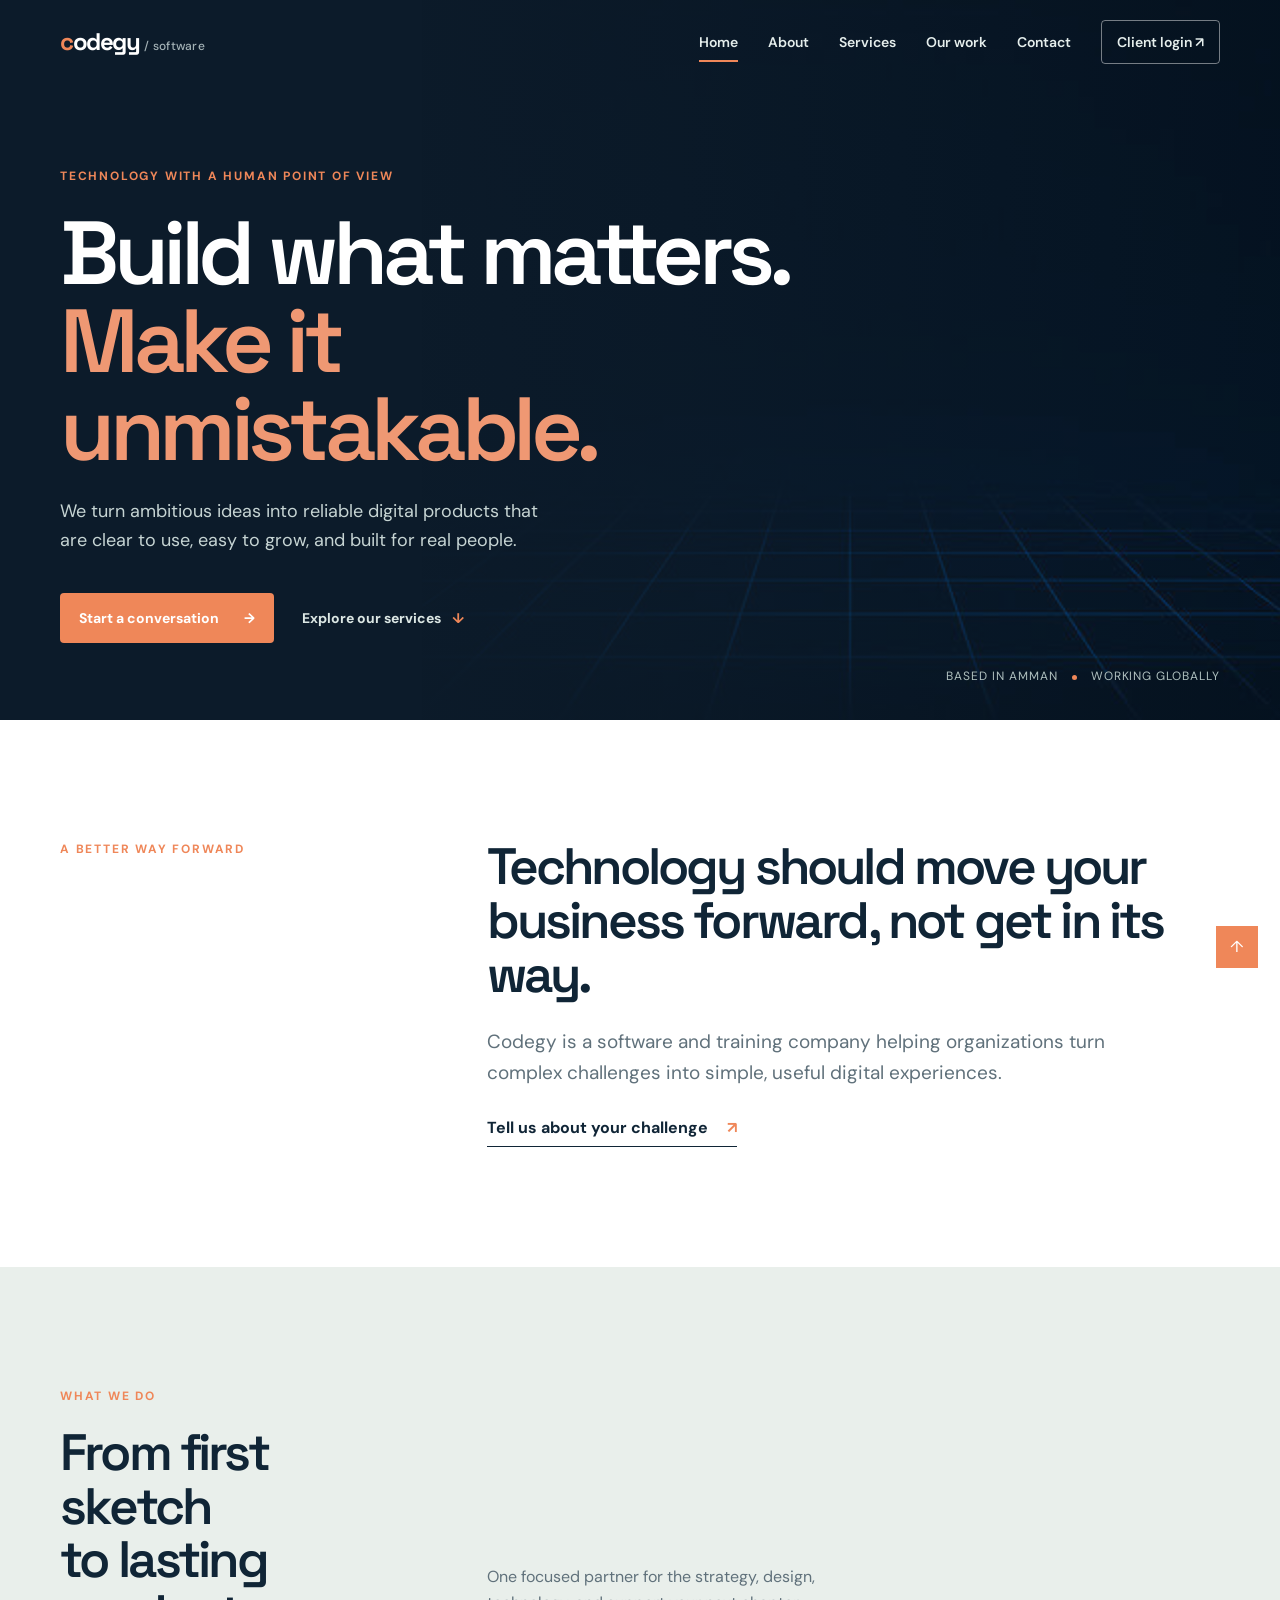
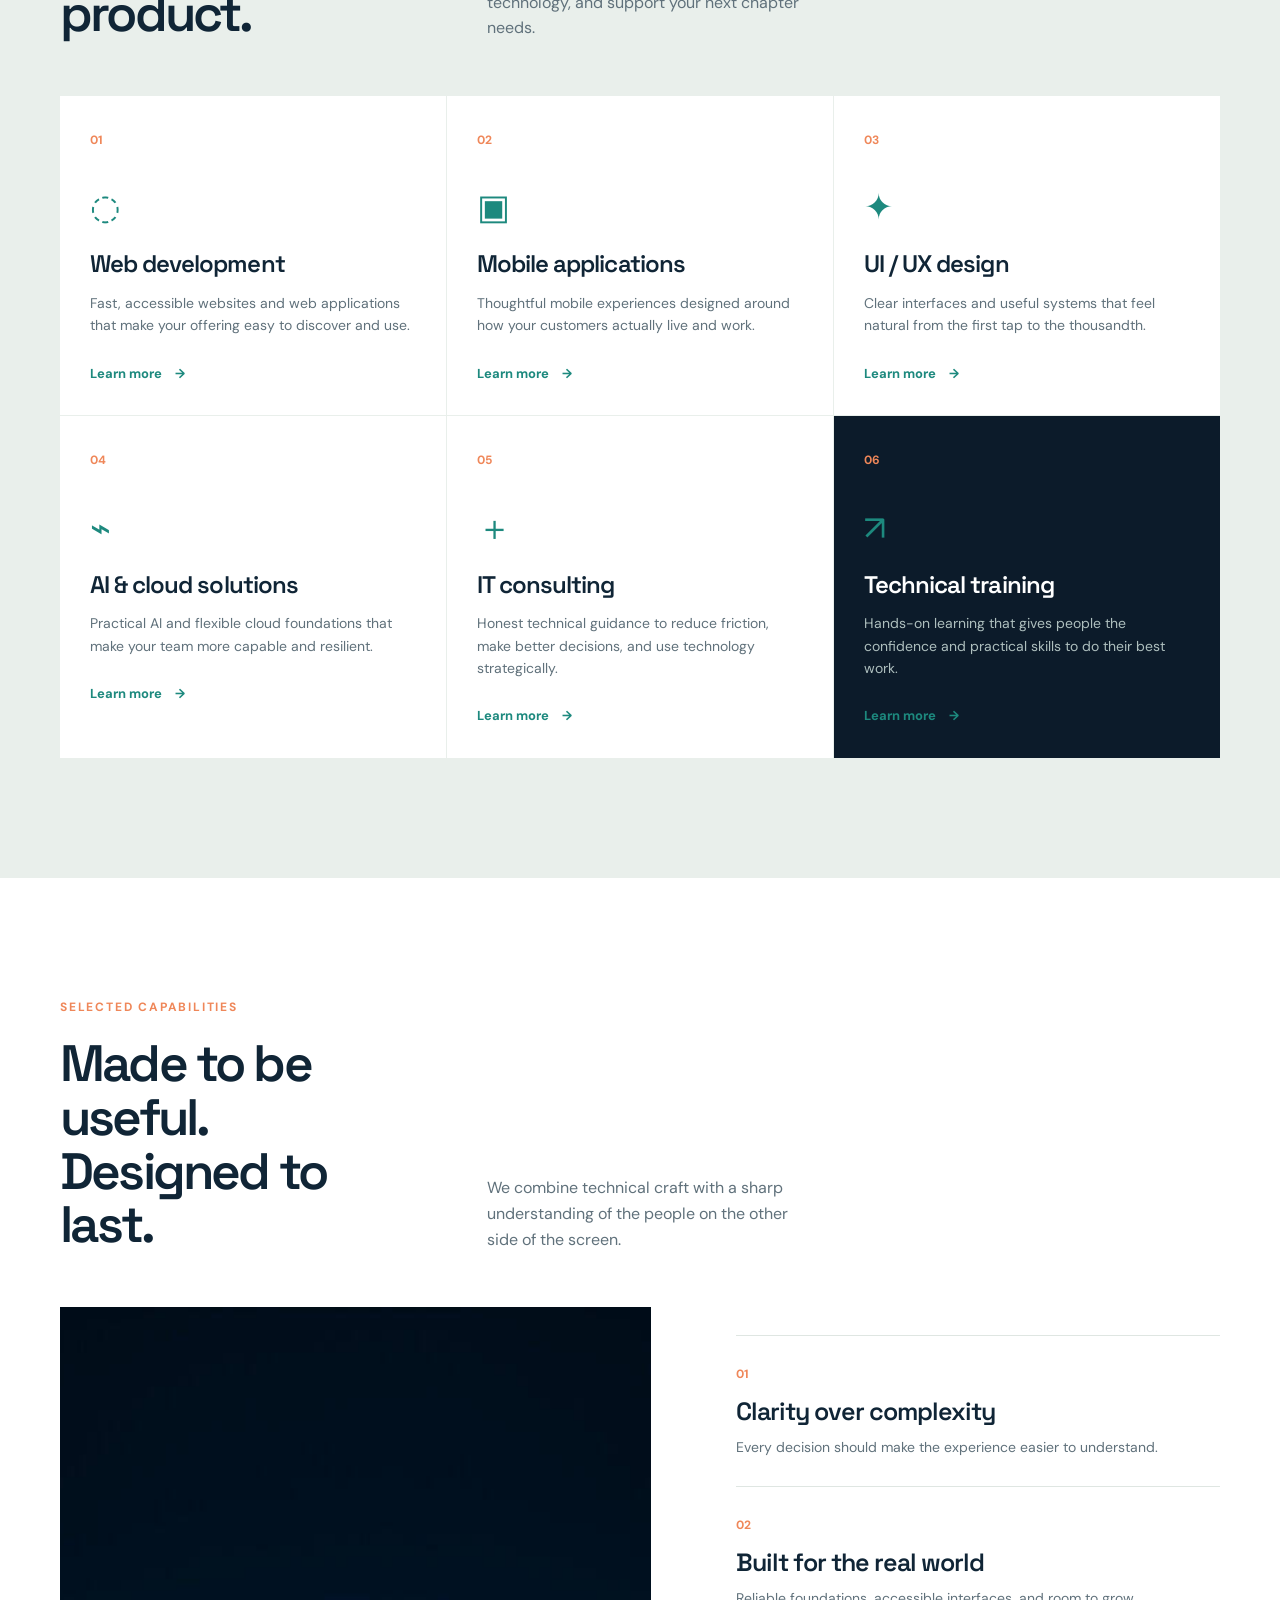
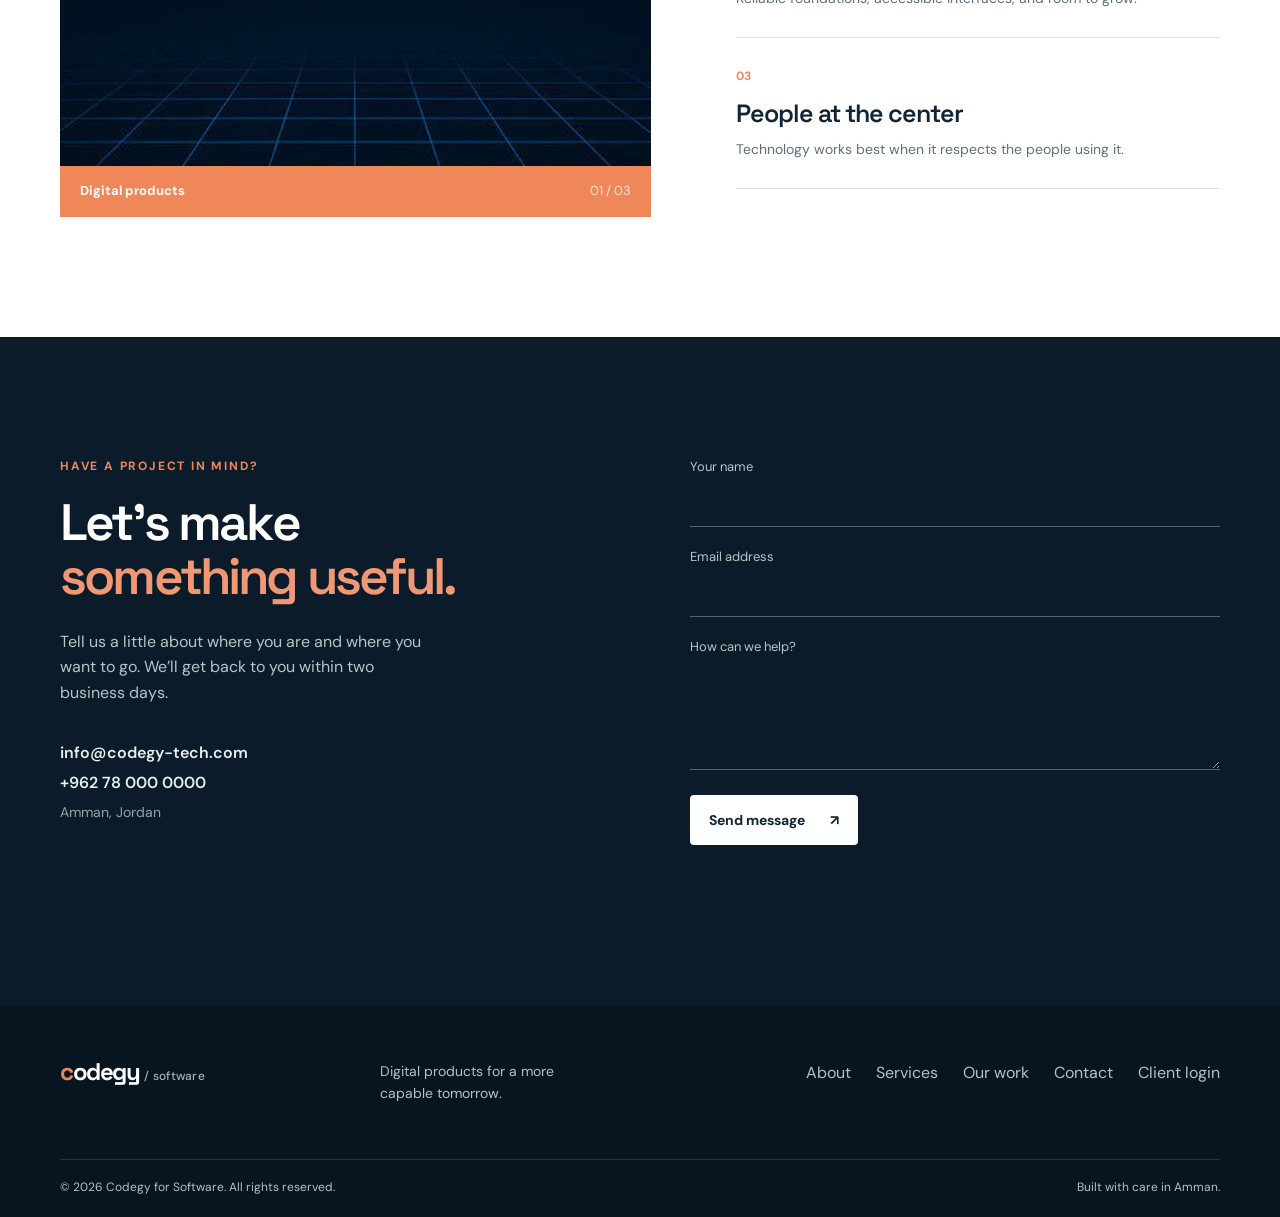
<file: wwwroot/html/index.html>
﻿<!DOCTYPE html>
<html lang="en">
<head>
    <meta charset="utf-8">
    <meta name="viewport" content="width=device-width, initial-scale=1">
    <title>Codegy | Smart digital solutions for growing teams</title>
    <meta name="description" content="Codegy builds thoughtful websites, mobile apps, cloud solutions and AI-powered products for ambitious teams.">
    <link rel="canonical" href="https://codegy-tech.com/html/index.html">
    <meta property="og:type" content="website"><meta property="og:title" content="Codegy | Smart digital solutions"><meta property="og:description" content="Technology and training that help ambitious teams move forward."><meta property="og:image" content="https://codegy-tech.com/images/hero2.jpg">
    <meta name="theme-color" content="#0c1b2a">
    <link rel="icon" href="../favicon.ico">
    <link rel="preconnect" href="https://fonts.googleapis.com"><link rel="preconnect" href="https://fonts.gstatic.com" crossorigin>
    <link href="https://fonts.googleapis.com/css2?family=DM+Sans:wght@400;500;600;700&family=Space+Grotesk:wght@500;600;700&display=swap" rel="stylesheet">
    <link rel="stylesheet" href="../css/index.css">
    <script type="application/ld+json">{"@context":"https://schema.org","@type":"Organization","name":"Codegy for Software","url":"https://codegy-tech.com","email":"info@codegy-tech.com","telephone":"+962 78 000 0000","address":{"@type":"PostalAddress","addressLocality":"Amman","addressCountry":"JO"}}</script>
</head>
<body>
    <a class="skip-link" href="#main-content">Skip to content</a>
    <header class="site-header" data-header><nav class="nav container" aria-label="Main navigation"><a class="brand" href="#top" aria-label="Codegy home"><span>c</span>odegy<span class="brand-suffix">/ software</span></a><button class="menu-toggle" type="button" aria-expanded="false" aria-controls="main-menu" aria-label="Open menu"><span></span><span></span><span></span></button><div class="nav-menu" id="main-menu"><a class="nav-link is-active" href="#top">Home</a><a class="nav-link" href="#about">About</a><a class="nav-link" href="#services">Services</a><a class="nav-link" href="#work">Our work</a><a class="nav-link" href="#contact">Contact</a><a class="nav-login" href="login.html">Client login <span aria-hidden="true">↗</span></a></div></nav></header>
    <main id="main-content">
        <section class="hero" id="top"><div class="hero-image" role="img" aria-label="A modern technology workspace"></div><div class="hero-overlay"></div><div class="container hero-content reveal"><p class="eyebrow">Technology with a human point of view</p><h1>Build what matters.<br><em>Make it unmistakable.</em></h1><p class="hero-copy">We turn ambitious ideas into reliable digital products that are clear to use, easy to grow, and built for real people.</p><div class="hero-actions"><a class="button button-primary" href="#contact">Start a conversation <span aria-hidden="true">→</span></a><a class="text-link" href="#services">Explore our services <span aria-hidden="true">↓</span></a></div></div><div class="hero-note">Based in Amman <span></span> Working globally</div></section>
        <section class="intro section" id="about"><div class="container intro-grid reveal"><p class="eyebrow">A better way forward</p><div><h2>Technology should move your business forward, not get in its way.</h2><p class="lead">Codegy is a software and training company helping organizations turn complex challenges into simple, useful digital experiences.</p><a class="underlined-link" href="#contact">Tell us about your challenge <span>↗</span></a></div></div></section>
        <section class="services section section-muted" id="services"><div class="container"><div class="section-heading reveal"><div><p class="eyebrow">What we do</p><h2>From first sketch<br>to lasting product.</h2></div><p>One focused partner for the strategy, design, technology, and support your next chapter needs.</p></div><div class="service-grid"><article class="service-card reveal"><span class="service-number">01</span><div class="service-icon">◌</div><h3>Web development</h3><p>Fast, accessible websites and web applications that make your offering easy to discover and use.</p><a href="#contact">Learn more <span>→</span></a></article><article class="service-card reveal"><span class="service-number">02</span><div class="service-icon">▣</div><h3>Mobile applications</h3><p>Thoughtful mobile experiences designed around how your customers actually live and work.</p><a href="#contact">Learn more <span>→</span></a></article><article class="service-card reveal"><span class="service-number">03</span><div class="service-icon">✦</div><h3>UI / UX design</h3><p>Clear interfaces and useful systems that feel natural from the first tap to the thousandth.</p><a href="#contact">Learn more <span>→</span></a></article><article class="service-card reveal"><span class="service-number">04</span><div class="service-icon">⌁</div><h3>AI &amp; cloud solutions</h3><p>Practical AI and flexible cloud foundations that make your team more capable and resilient.</p><a href="#contact">Learn more <span>→</span></a></article><article class="service-card reveal"><span class="service-number">05</span><div class="service-icon">＋</div><h3>IT consulting</h3><p>Honest technical guidance to reduce friction, make better decisions, and use technology strategically.</p><a href="#contact">Learn more <span>→</span></a></article><article class="service-card service-card-dark reveal"><span class="service-number">06</span><div class="service-icon">↗</div><h3>Technical training</h3><p>Hands-on learning that gives people the confidence and practical skills to do their best work.</p><a href="#contact">Learn more <span>→</span></a></article></div></div></section>
        <section class="work section" id="work"><div class="container"><div class="section-heading reveal"><div><p class="eyebrow">Selected capabilities</p><h2>Made to be useful.<br>Designed to last.</h2></div><p>We combine technical craft with a sharp understanding of the people on the other side of the screen.</p></div><div class="work-grid"><div class="work-image reveal"><img src="../images/hero2.jpg" alt="Modern digital workspace representing a Codegy project" loading="lazy"><div class="work-label">Digital products <span>01 / 03</span></div></div><div class="principles reveal"><div><span>01</span><h3>Clarity over complexity</h3><p>Every decision should make the experience easier to understand.</p></div><div><span>02</span><h3>Built for the real world</h3><p>Reliable foundations, accessible interfaces, and room to grow.</p></div><div><span>03</span><h3>People at the center</h3><p>Technology works best when it respects the people using it.</p></div></div></div></div></section>
        <section class="contact section section-dark" id="contact"><div class="container contact-grid reveal"><div><p class="eyebrow">Have a project in mind?</p><h2>Let’s make<br><em>something useful.</em></h2><p class="contact-copy">Tell us a little about where you are and where you want to go. We’ll get back to you within two business days.</p><div class="contact-details"><a href="mailto:info@codegy-tech.com">info@codegy-tech.com</a><a href="tel:+962780000000">+962 78 000 0000</a><span>Amman, Jordan</span></div></div><form class="contact-form" id="contact-form" novalidate><label for="name">Your name<input id="name" name="name" type="text" autocomplete="name" required></label><label for="email">Email address<input id="email" name="email" type="email" autocomplete="email" required></label><label for="message">How can we help?<textarea id="message" name="message" rows="4" required></textarea></label><button class="button button-light" type="submit">Send message <span aria-hidden="true">↗</span></button><p class="form-status" id="form-status" role="status" aria-live="polite"></p></form></div></section>
    </main>
    <footer class="site-footer"><div class="container footer-main"><a class="brand" href="#top"><span>c</span>odegy<span class="brand-suffix">/ software</span></a><p>Digital products for a more capable tomorrow.</p><div class="footer-links"><a href="#about">About</a><a href="#services">Services</a><a href="#work">Our work</a><a href="#contact">Contact</a><a href="login.html">Client login</a></div></div><div class="container footer-bottom"><span>© 2026 Codegy for Software. All rights reserved.</span><span>Built with care in Amman.</span></div></footer>
    <a href="#top" class="back-to-top" aria-label="Back to top">↑</a><script src="../js/site.js" defer></script>
</body>
</html>
</file>
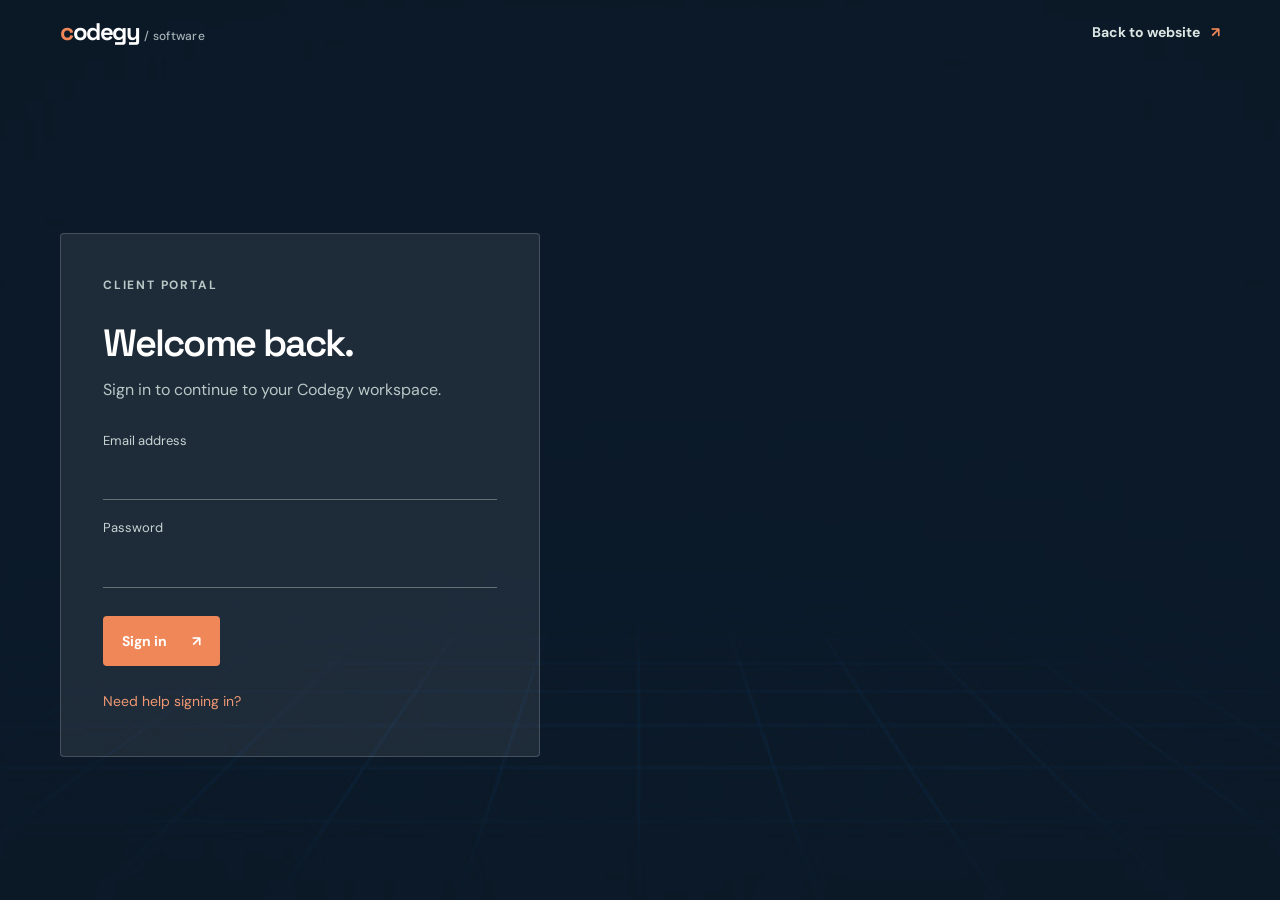
<file: wwwroot/html/login.html>
﻿<!DOCTYPE html>
<html lang="en">
<head>
    <meta charset="utf-8">
    <meta name="viewport" content="width=device-width, initial-scale=1">
    <title>Client login | Codegy</title>
    <meta name="description" content="Sign in to your Codegy client account.">
    <link rel="icon" href="../favicon.ico">
    <link href="../css/index.css" rel="stylesheet">
    <link href="../css/login.css" rel="stylesheet">
</head>
<body class="login-page">
    <header class="site-header"><nav class="nav container" aria-label="Login navigation"><a class="brand" href="index.html" aria-label="Codegy home"><span>c</span>odegy<span class="brand-suffix">/ software</span></a><a class="text-link" href="index.html">Back to website <span aria-hidden="true">↗</span></a></nav></header>
    <main class="hero"><div class="hero-image" role="img" aria-label="A modern technology workspace"></div><div class="hero-overlay"></div><div class="container hero-content"><div class="login-box"><p class="eyebrow">Client portal</p><h1>Welcome back.</h1><p>Sign in to continue to your Codegy workspace.</p><form class="login-form" method="post" action="#"><label for="login-email">Email address<input id="login-email" name="email" type="email" autocomplete="email" required></label><label for="login-password">Password<input id="login-password" name="password" type="password" autocomplete="current-password" required></label><button class="button button-primary" type="submit">Sign in <span aria-hidden="true">↗</span></button></form><a class="login-help" href="mailto:info@codegy-tech.com?subject=Password%20reset">Need help signing in?</a></div></div></main>
</body>
</html>
</file>
<file: wwwroot/css/index.css>
@import url('https://fonts.googleapis.com/css2?family=DM+Sans:wght@400;500;600;700&family=Space+Grotesk:wght@500;600;700&display=swap');

:root { --ink: #102536; --muted: #60717b; --paper: #f7f8f4; --line: #dfe6e2; --teal: #1d897e; --orange: #ef8759; --dark: #0c1b2a; --radius: 4px; --shadow: 0 18px 50px rgba(16,37,54,.1); }
* { box-sizing: border-box; margin: 0; padding: 0; }
html { scroll-behavior: smooth; }
body { background: var(--paper); color: var(--ink); font: 400 16px/1.6 'DM Sans', sans-serif; overflow-x: hidden; }
a { color: inherit; text-decoration: none; }
.container { width: min(1160px, calc(100% - 48px)); margin-inline: auto; }
.skip-link { position: absolute; left: 16px; top: -60px; z-index: 100; padding: 10px 16px; background: var(--orange); color: white; }
.skip-link:focus { top: 16px; }
.site-header { position: fixed; inset: 0 0 auto; z-index: 20; padding: 20px 0; transition: background .3s, padding .3s, box-shadow .3s; }
.site-header.is-scrolled { background: rgba(12,27,42,.95); padding: 12px 0; box-shadow: 0 4px 24px rgba(0,0,0,.12); }
.nav { display: flex; align-items: center; justify-content: space-between; }
.brand { color: white; font: 700 24px/1 'Space Grotesk', sans-serif; letter-spacing: -.06em; }
.brand > span:first-child { color: var(--orange); }.brand-suffix { color: #a4b2b6; font: 500 12px 'DM Sans', sans-serif; letter-spacing: .02em; margin-left: 5px; }
.nav-menu { display: flex; align-items: center; gap: 30px; color: #e5eeec; font-size: 14px; font-weight: 600; }
.nav-link { position: relative; padding: 9px 0; }.nav-link::after { background: var(--orange); bottom: 0; content: ''; height: 2px; left: 0; position: absolute; transform: scaleX(0); transform-origin: right; transition: transform .25s; width: 100%; }.nav-link:hover::after, .nav-link.is-active::after { transform: scaleX(1); transform-origin: left; }
.nav-login { border: 1px solid rgba(255,255,255,.45); border-radius: var(--radius); padding: 10px 15px; transition: background .2s, color .2s; }.nav-login:hover { background: white; color: var(--ink); }
.menu-toggle { display: none; background: none; border: 0; cursor: pointer; padding: 7px; }.menu-toggle span { background: white; display: block; height: 2px; margin: 5px 0; width: 25px; }
.hero { background: var(--dark); color: white; min-height: 720px; position: relative; isolation: isolate; display: flex; align-items: center; }.hero-image { background: url('../images/hero2.jpg') center/cover; inset: 0 0 0 33%; opacity: .68; position: absolute; z-index: -2; }.hero-overlay { background: linear-gradient(90deg, #0c1b2a 25%, rgba(12,27,42,.76) 55%, rgba(12,27,42,.15)); inset: 0; position: absolute; z-index: -1; }.hero-content { padding-top: 90px; }.eyebrow { color: var(--orange); font-size: 12px; font-weight: 700; letter-spacing: .15em; text-transform: uppercase; }.hero h1 { font: 600 clamp(3.2rem, 7vw, 6.5rem)/.98 'Space Grotesk', sans-serif; letter-spacing: -.06em; margin: 24px 0; max-width: 800px; }.hero h1 em, .section-dark h2 em { color: #ef9873; font-style: normal; }.hero-copy { color: #c6d4d3; font-size: 18px; max-width: 480px; }.hero-actions { align-items: center; display: flex; gap: 28px; margin-top: 38px; }.button { border: 1px solid transparent; border-radius: var(--radius); cursor: pointer; display: inline-flex; font: 700 14px 'DM Sans', sans-serif; gap: 25px; justify-content: space-between; padding: 15px 18px; transition: transform .2s, background .2s, color .2s; }.button:hover { transform: translateY(-3px); }.button-primary { background: var(--orange); color: white; }.button-primary:hover { background: #f19a70; }.text-link { color: #dce7e4; font-size: 14px; font-weight: 700; }.text-link span { color: var(--orange); margin-left: 8px; }.hero-note { bottom: 34px; color: #afc0bf; font-size: 12px; letter-spacing: .08em; position: absolute; right: max(24px, calc((100vw - 1160px)/2)); text-transform: uppercase; }.hero-note span { background: var(--orange); border-radius: 50%; display: inline-block; height: 5px; margin: 0 10px; width: 5px; }
.section { padding: 120px 0; }.intro { background: white; }.intro-grid, .section-heading { display: grid; gap: 60px; grid-template-columns: 1fr 2fr; }.intro h2, .section-heading h2, .contact h2 { font: 600 clamp(2.3rem, 4vw, 4.2rem)/1.05 'Space Grotesk', sans-serif; letter-spacing: -.055em; }.lead { color: var(--muted); font-size: 19px; margin: 26px 0 27px; max-width: 650px; }.underlined-link { border-bottom: 1px solid var(--ink); display: inline-block; font-weight: 700; padding-bottom: 5px; }.underlined-link span { color: var(--orange); margin-left: 15px; }
.section-muted { background: #e9efeb; }.section-heading { align-items: end; margin-bottom: 55px; }.section-heading > p { color: var(--muted); max-width: 330px; }.section-heading .eyebrow { margin-bottom: 20px; }.service-grid { display: grid; gap: 1px; grid-template-columns: repeat(3, 1fr); }.service-card { background: white; min-height: 310px; padding: 30px; position: relative; transition: transform .3s, box-shadow .3s; }.service-card:hover { box-shadow: var(--shadow); transform: translateY(-7px); z-index: 1; }.service-number { color: var(--orange); font-size: 12px; font-weight: 700; }.service-icon { color: var(--teal); font-size: 35px; margin: 28px 0 16px; }.service-card h3 { font: 600 24px/1.1 'Space Grotesk', sans-serif; letter-spacing: -.04em; }.service-card p { color: var(--muted); font-size: 14px; margin: 14px 0 23px; }.service-card a { color: var(--teal); font-size: 13px; font-weight: 700; }.service-card a span { margin-left: 10px; }.service-card-dark { background: var(--dark); color: white; }.service-card-dark p { color: #aebfbe; }
.work { background: white; }.work-grid { display: grid; gap: 85px; grid-template-columns: 1.1fr .9fr; }.work-image { min-height: 510px; position: relative; }.work-image img { height: 100%; object-fit: cover; width: 100%; }.work-label { background: var(--orange); bottom: 0; color: white; display: flex; font-size: 13px; font-weight: 700; justify-content: space-between; left: 0; padding: 15px 20px; position: absolute; width: 100%; }.work-label span { font-weight: 400; opacity: .8; }.principles { align-self: center; }.principles > div { border-top: 1px solid var(--line); padding: 24px 0 28px; }.principles > div:last-child { border-bottom: 1px solid var(--line); }.principles span { color: var(--orange); font-size: 12px; font-weight: 700; }.principles h3 { font: 600 25px 'Space Grotesk', sans-serif; letter-spacing: -.04em; margin: 9px 0; }.principles p { color: var(--muted); font-size: 14px; }
.section-dark { background: var(--dark); color: white; }.contact-grid { display: grid; gap: 100px; grid-template-columns: 1fr 1fr; }.contact h2 { margin: 20px 0 25px; }.contact-copy { color: #b5c6c5; max-width: 370px; }.contact-details { display: grid; gap: 5px; margin-top: 34px; }.contact-details a { color: #e7efec; font-weight: 600; }.contact-details a:hover { color: var(--orange); }.contact-details span { color: #91a5a4; font-size: 14px; }.contact-form { align-self: center; display: grid; gap: 20px; }.contact-form label { color: #b5c6c5; font-size: 13px; }.contact-form input, .contact-form textarea { background: transparent; border: 0; border-bottom: 1px solid #52666a; border-radius: 0; color: white; display: block; font: 16px 'DM Sans', sans-serif; margin-top: 7px; outline: none; padding: 10px 0; resize: vertical; width: 100%; }.contact-form input:focus, .contact-form textarea:focus { border-color: var(--orange); }.button-light { background: white; color: var(--ink); justify-self: start; margin-top: 5px; }.button-light:hover { background: var(--orange); color: white; }.form-status { color: #9fe0af; font-size: 13px; min-height: 20px; }
.site-footer { background: #071521; color: #b1c3c1; padding: 55px 0 20px; }.footer-main { align-items: start; display: grid; gap: 20px; grid-template-columns: 1.1fr 1.2fr 1.8fr; }.footer-main p { font-size: 14px; max-width: 210px; }.footer-links { display: flex; flex-wrap: wrap; gap: 10px 25px; justify-content: end; }.footer-links a:hover { color: var(--orange); }.footer-bottom { border-top: 1px solid #23353b; display: flex; font-size: 12px; justify-content: space-between; margin-top: 55px; padding-top: 18px; }.back-to-top { background: var(--orange); bottom: 22px; color: white; display: grid; height: 42px; place-items: center; position: fixed; right: 22px; transform: translateY(90px); transition: transform .3s; width: 42px; z-index: 10; }.back-to-top.is-visible { transform: translateY(0); }.reveal { opacity: 0; transform: translateY(22px); transition: opacity .7s ease, transform .7s ease; }.reveal.is-visible { opacity: 1; transform: none; }
+:focus-visible { outline: 3px solid var(--orange); outline-offset: 4px; }
+@media (max-width: 800px) { .container { width: min(100% - 36px, 600px); }.menu-toggle { display: block; }.nav-menu { align-items: stretch; background: var(--dark); display: flex; flex-direction: column; gap: 0; left: 0; opacity: 0; padding: 18px 24px 24px; pointer-events: none; position: absolute; right: 0; top: 66px; transform: translateY(-8px); transition: opacity .2s, transform .2s; }.nav-menu.is-open { opacity: 1; pointer-events: auto; transform: none; }.nav-link { padding: 12px 0; }.nav-login { margin-top: 10px; text-align: center; }.hero { min-height: 680px; }.hero-image { inset: 0; }.hero-overlay { background: linear-gradient(90deg, rgba(12,27,42,.94), rgba(12,27,42,.54)); }.section { padding: 80px 0; }.intro-grid, .section-heading, .work-grid, .contact-grid { gap: 30px; grid-template-columns: 1fr; }.section-heading { margin-bottom: 35px; }.service-grid { grid-template-columns: repeat(2, 1fr); }.contact-grid { gap: 45px; }.footer-main { grid-template-columns: 1fr 1fr; }.footer-links { justify-content: start; grid-column: 1 / -1; } }
+@media (max-width: 500px) { .hero h1 { font-size: 3.15rem; }.hero-copy { font-size: 16px; }.hero-actions { align-items: start; flex-direction: column; gap: 20px; }.hero-note { display: none; }.service-grid { grid-template-columns: 1fr; }.service-card { min-height: auto; }.work-image { min-height: 320px; }.footer-main, .footer-bottom { display: grid; gap: 15px; }.footer-bottom { margin-top: 35px; }.footer-links { display: grid; grid-template-columns: 1fr 1fr; } }
+@media (prefers-reduced-motion: reduce) { html { scroll-behavior: auto; }.reveal, .back-to-top, .service-card, .button { transition: none; } }
</file>
<file: wwwroot/css/login.css>
﻿.login-page { background: var(--dark); color: white; min-height: 100vh; }
.login-page .site-header { position: absolute; }
.login-page .hero { min-height: 100vh; }
.login-page .hero-image { inset: 0; opacity: .45; }
.login-page .hero-overlay { background: rgba(12, 27, 42, .75); }
.login-box { background: rgba(255,255,255,.08); border: 1px solid rgba(255,255,255,.18); border-radius: var(--radius); max-width: 480px; padding: 42px; width: 100%; }
.login-box h1 { font: 600 38px/1.1 'Space Grotesk', sans-serif; letter-spacing: -.05em; margin-bottom: 12px; }
.login-box > p { color: #b8c8c7; margin-bottom: 28px; }
.login-form { display: grid; gap: 18px; }
.login-form label { color: #c6d4d3; font-size: 13px; }
.login-form input { background: transparent; border: 0; border-bottom: 1px solid #607377; color: white; display: block; font: 16px 'DM Sans', sans-serif; margin-top: 7px; outline: none; padding: 10px 0; width: 100%; }
.login-form input:focus { border-color: var(--orange); }
.login-form .button { justify-self: start; margin-top: 10px; }
.login-help { color: #ef9873; display: inline-block; font-size: 14px; margin-top: 24px; }
@media (max-width: 520px) { .login-box { padding: 28px 22px; } }
</file>
